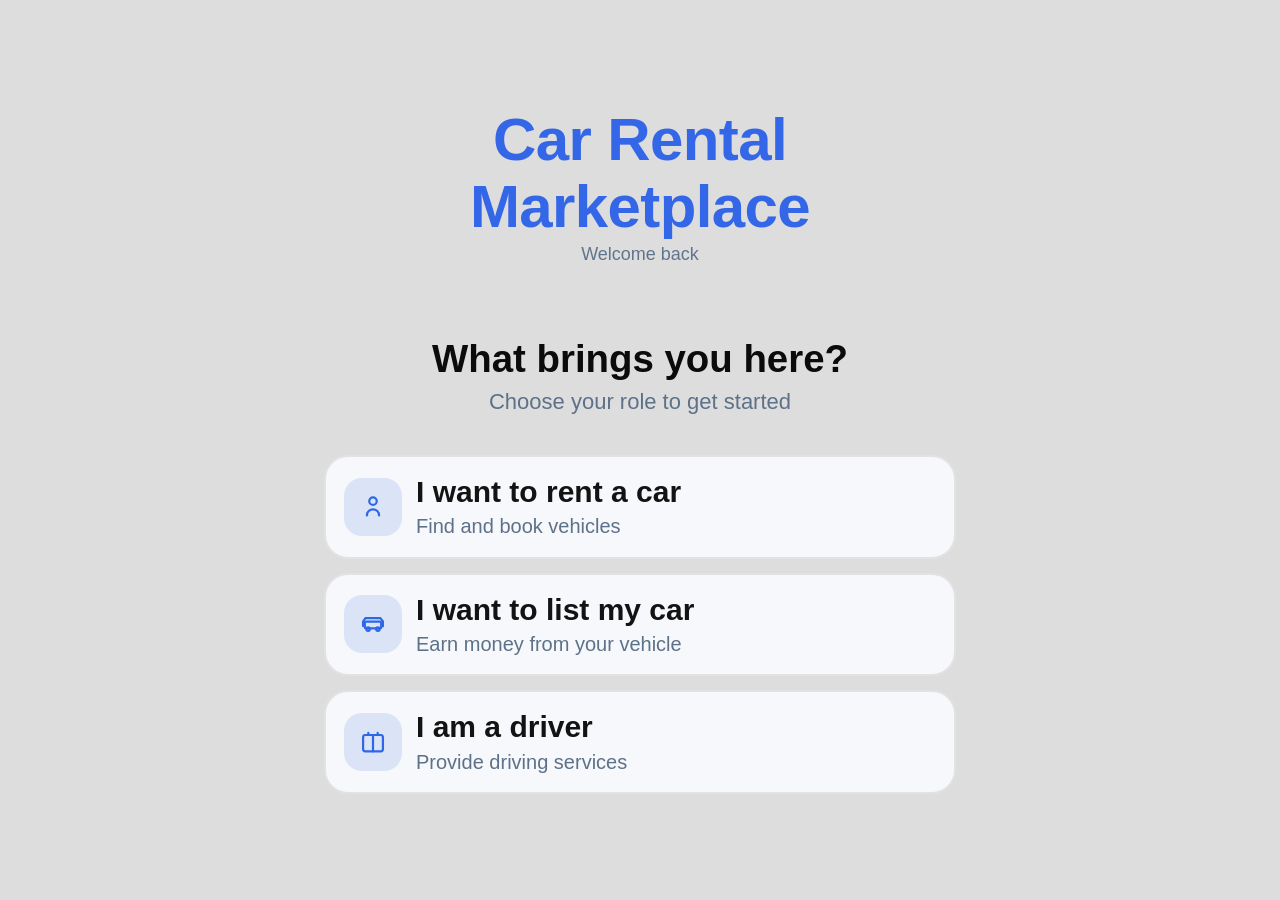
<file: index.html>
<!DOCTYPE html>
<html lang="en">
<head>
  <meta charset="UTF-8" />
  <meta name="viewport" content="width=device-width, initial-scale=1.0" />
  <title>Welcome Page</title>
  <link rel="stylesheet" href="styles.css" />
</head>
<body class="welcome-page">
  <main class="page-shell">
    <section class="panel" aria-labelledby="page-title">
      <header class="welcome-brand" aria-label="Branding">
        <h1 id="page-title">Car Rental Marketplace</h1>
        <p>Welcome back</p>
      </header>

      <div class="intro">
        <h2>What brings you here?</h2>
        <p>Choose your role to get started</p>
      </div>

      <div class="role-list" role="list" aria-label="Role selection">
        <button class="role-card" role="listitem" data-role="renter" type="button">
          <span class="role-icon" aria-hidden="true">
            <svg viewBox="0 0 24 24" focusable="false" aria-hidden="true">
              <circle cx="12" cy="7" r="3.2"></circle>
              <path d="M6.8 19.2c0-3 2.3-5.2 5.2-5.2s5.2 2.2 5.2 5.2"></path>
            </svg>
          </span>
          <span class="role-content">
            <span class="role-title">I want to rent a car</span>
            <span class="role-subtitle">Find and book vehicles</span>
          </span>
        </button>

        <button class="role-card" role="listitem" data-role="owner" type="button">
          <span class="role-icon" aria-hidden="true">
            <svg viewBox="0 0 24 24" focusable="false" aria-hidden="true">
              <path d="M3.5 13.8V10l2-3h12.8l2.2 2.8V14"></path>
              <rect x="5" y="10" width="14" height="5.8" rx="1.2"></rect>
              <circle cx="7.8" cy="16.3" r="1.5"></circle>
              <circle cx="16.2" cy="16.3" r="1.5"></circle>
            </svg>
          </span>
          <span class="role-content">
            <span class="role-title">I want to list my car</span>
            <span class="role-subtitle">Earn money from your vehicle</span>
          </span>
        </button>

        <button class="role-card" role="listitem" data-role="driver" type="button">
          <span class="role-icon" aria-hidden="true">
            <svg viewBox="0 0 24 24" focusable="false" aria-hidden="true">
              <rect x="3.5" y="6" width="17" height="14" rx="2"></rect>
              <path d="M8 6V4.2M16 6V4.2M12 6V20"></path>
            </svg>
          </span>
          <span class="role-content">
            <span class="role-title">I am a driver</span>
            <span class="role-subtitle">Provide driving services</span>
          </span>
        </button>
      </div>
    </section>
  </main>

  <script src="script.js"></script>
</body>
</html>
</file>
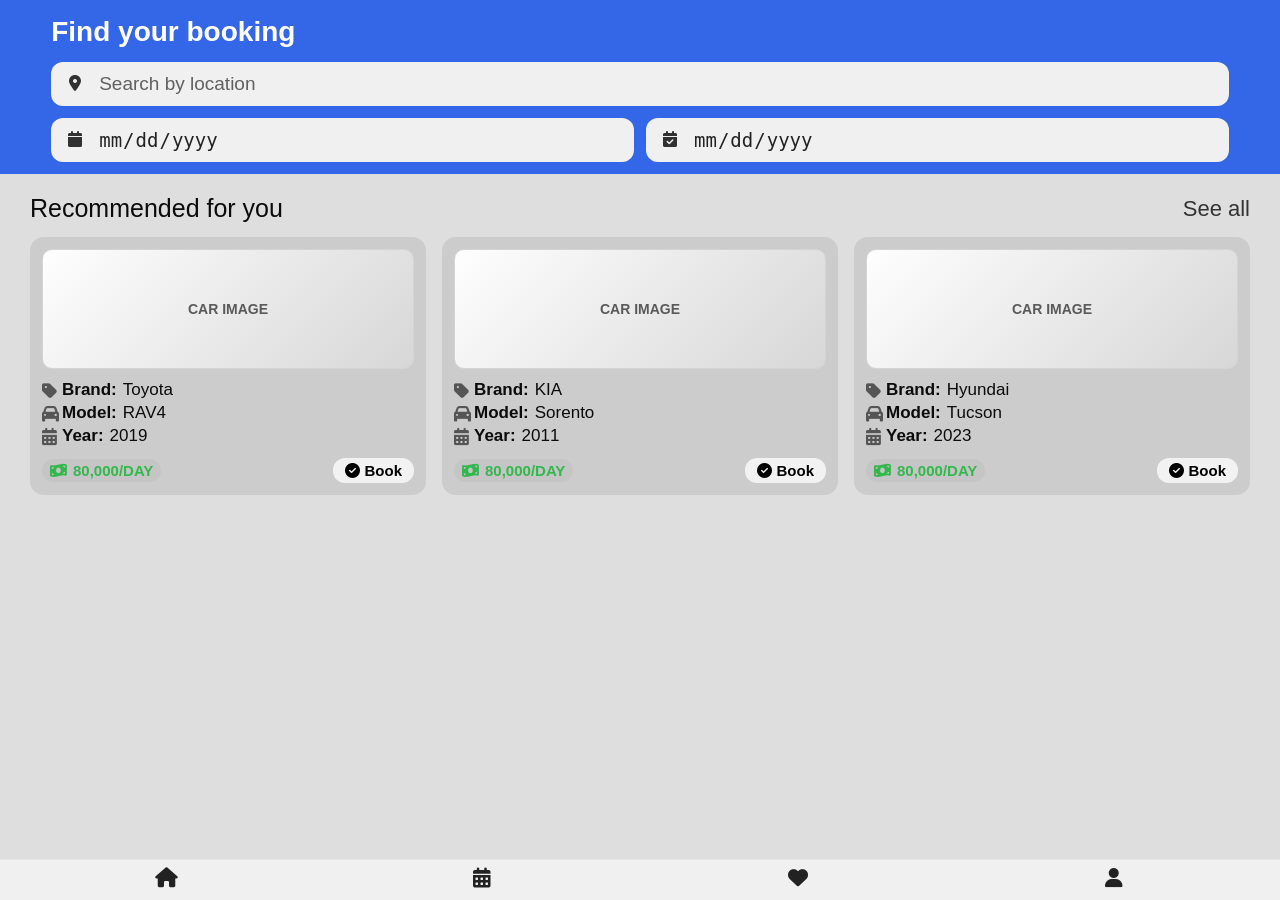
<file: booking.html>
<!DOCTYPE html>
<html lang="en">
<head>
  <meta charset="UTF-8" />
  <meta name="viewport" content="width=device-width, initial-scale=1.0" />
  <title>Booking Page</title>
  <link rel="stylesheet" href="styles.css" />
  <link rel="stylesheet" href="https://cdnjs.cloudflare.com/ajax/libs/font-awesome/6.5.2/css/all.min.css" />
</head>
<body class="ride-page">
  <main class="ride-shell">
    <section class="ride-search" aria-label="Find your booking">
      <h1 class="ride-heading">Find your booking</h1>

      <label class="field" for="location">
        <span class="field-icon"><i class="fa-solid fa-location-dot" aria-hidden="true"></i></span>
        <input id="location" type="text" placeholder="Search by location" />
      </label>

      <div class="date-grid">
        <label class="field" for="pickup-date">
          <span class="field-icon"><i class="fa-solid fa-calendar" aria-hidden="true"></i></span>
          <input id="pickup-date" type="date" />
        </label>

        <label class="field" for="return-date">
          <span class="field-icon"><i class="fa-solid fa-calendar-check" aria-hidden="true"></i></span>
          <input id="return-date" type="date" />
        </label>
      </div>
    </section>

    <section class="ride-recommendations" aria-label="Recommended for you">
      <header class="recommendations-head">
        <h2>Recommended for you</h2>
        <a href="#" aria-label="See all cars">See all</a>
      </header>

      <div class="cars-grid">
        <article class="car-card">
          <div class="car-media">CAR IMAGE</div>
          <div class="car-info">
            <p><i class="fa-solid fa-tag car-info-icon"></i><strong>Brand:</strong> Toyota</p>
            <p><i class="fa-solid fa-car car-info-icon"></i><strong>Model:</strong> RAV4</p>
            <p><i class="fa-solid fa-calendar-days car-info-icon"></i><strong>Year:</strong> 2019</p>
          </div>
          <div class="card-actions">
            <span class="price"><i class="fa-solid fa-money-bill-wave"></i> 80,000/DAY</span>
            <button type="button"><i class="fa-solid fa-circle-check"></i> Book</button>
          </div>
        </article>

        <article class="car-card">
          <div class="car-media">CAR IMAGE</div>
          <div class="car-info">
            <p><i class="fa-solid fa-tag car-info-icon"></i><strong>Brand:</strong> KIA</p>
            <p><i class="fa-solid fa-car car-info-icon"></i><strong>Model:</strong> Sorento</p>
            <p><i class="fa-solid fa-calendar-days car-info-icon"></i><strong>Year:</strong> 2011</p>
          </div>
          <div class="card-actions">
            <span class="price"><i class="fa-solid fa-money-bill-wave"></i> 80,000/DAY</span>
            <button type="button"><i class="fa-solid fa-circle-check"></i> Book</button>
          </div>
        </article>

        <article class="car-card">
          <div class="car-media">CAR IMAGE</div>
          <div class="car-info">
            <p><i class="fa-solid fa-tag car-info-icon"></i><strong>Brand:</strong> Hyundai</p>
            <p><i class="fa-solid fa-car car-info-icon"></i><strong>Model:</strong> Tucson</p>
            <p><i class="fa-solid fa-calendar-days car-info-icon"></i><strong>Year:</strong> 2023</p>
          </div>
          <div class="card-actions">
            <span class="price"><i class="fa-solid fa-money-bill-wave"></i> 80,000/DAY</span>
            <button type="button"><i class="fa-solid fa-circle-check"></i> Book</button>
          </div>
        </article>
      </div>
    </section>

    <nav class="bottom-nav" aria-label="Primary">
      <a class="active" href="index.html" aria-label="Home"><i class="fa-solid fa-house" aria-hidden="true"></i></a>
      <a href="#" aria-label="Bookings"><i class="fa-solid fa-calendar-days" aria-hidden="true"></i></a>
      <a href="#" aria-label="Likes"><i class="fa-solid fa-heart" aria-hidden="true"></i></a>
      <a href="#" aria-label="Profile"><i class="fa-solid fa-user" aria-hidden="true"></i></a>
    </nav>
  </main>
</body>
</html>
</file>
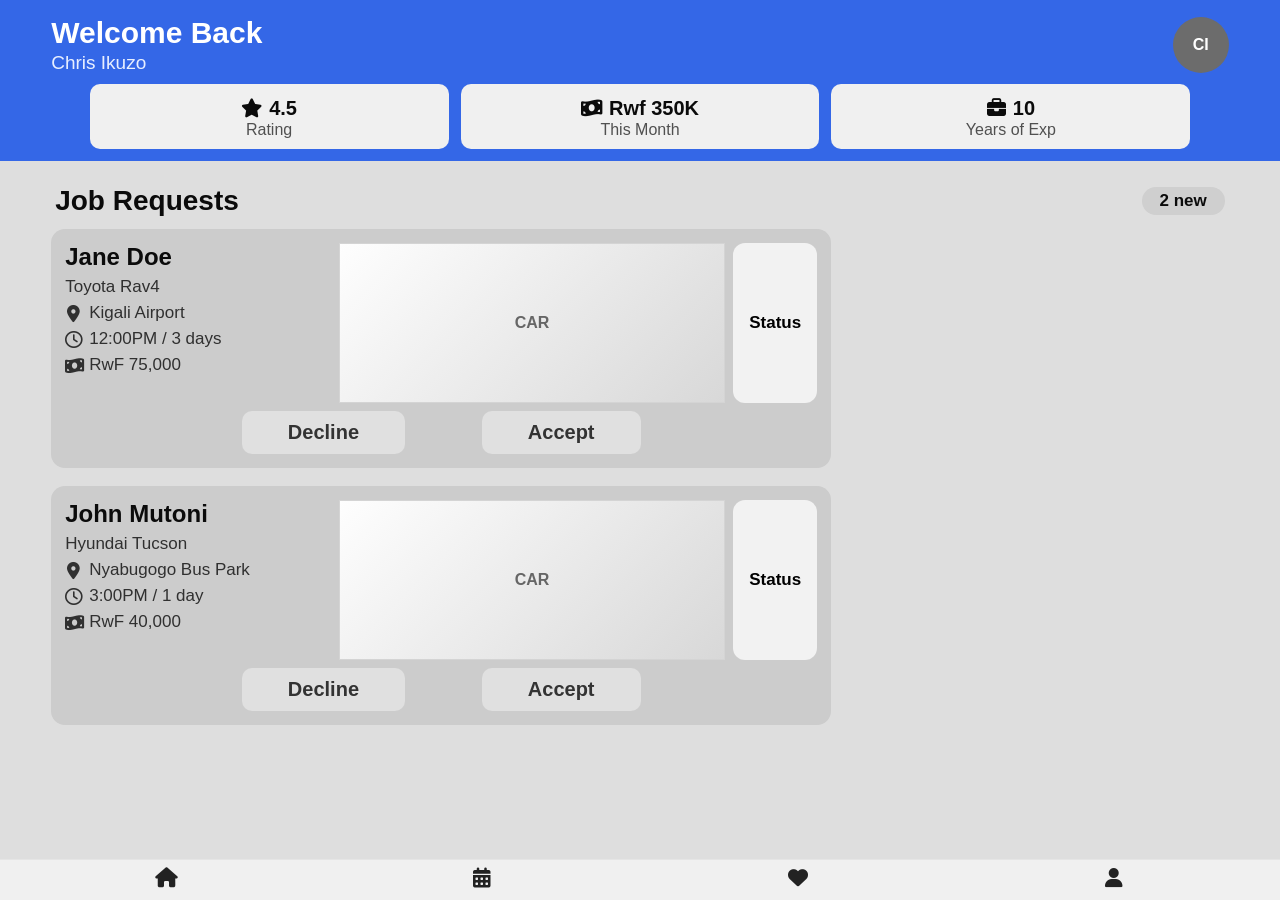
<file: driver.html>
<!DOCTYPE html>
<html lang="en">
<head>
  <meta charset="UTF-8" />
  <meta name="viewport" content="width=device-width, initial-scale=1.0" />
  <title>Driver Hub</title>
  <link rel="stylesheet" href="styles.css" />
  <link rel="stylesheet" href="https://cdnjs.cloudflare.com/ajax/libs/font-awesome/6.5.2/css/all.min.css" />
</head>
<body class="driver-page">
  <main class="driver-shell">
    <section class="driver-top" aria-label="Driver overview">
      <header class="driver-welcome">
        <div>
          <h1>Welcome Back</h1>
          <p>Chris Ikuzo</p>
        </div>
        <div class="driver-avatar" aria-label="Driver profile">CI</div>
      </header>

      <div class="driver-metrics" aria-label="Driver statistics">
        <article class="driver-metric-card">
          <p class="metric-value"><i class="fa-solid fa-star" aria-hidden="true"></i> 4.5</p>
          <p class="metric-label">Rating</p>
        </article>

        <article class="driver-metric-card">
          <p class="metric-value"><i class="fa-solid fa-money-bill-wave" aria-hidden="true"></i> Rwf 350K</p>
          <p class="metric-label">This Month</p>
        </article>

        <article class="driver-metric-card">
          <p class="metric-value"><i class="fa-solid fa-briefcase" aria-hidden="true"></i> 10</p>
          <p class="metric-label">Years of Exp</p>
        </article>
      </div>
    </section>

    <section class="driver-requests" aria-label="Job requests">
      <header class="requests-head">
        <h2>Job Requests</h2>
        <span>2 new</span>
      </header>

      <div class="request-list">
      <article class="request-card">
        <div class="request-meta">
          <h3>Jane Doe</h3>
          <p class="request-car">Toyota Rav4</p>
          <p class="request-detail"><i class="fa-solid fa-location-dot" aria-hidden="true"></i> Kigali Airport</p>
          <p class="request-detail"><i class="fa-regular fa-clock" aria-hidden="true"></i> 12:00PM / 3 days</p>
          <p class="request-detail"><i class="fa-solid fa-money-bill-wave" aria-hidden="true"></i> RwF 75,000</p>
        </div>

        <div class="request-image" aria-label="Requested car image">CAR</div>

        <div class="request-side">
          <button class="status-pill" type="button">Status</button>
        </div>

        <div class="request-actions">
          <button class="decline" type="button">Decline</button>
          <button class="accept" type="button">Accept</button>
        </div>
      </article>

      <article class="request-card">
        <div class="request-meta">
          <h3>John Mutoni</h3>
          <p class="request-car">Hyundai Tucson</p>
          <p class="request-detail"><i class="fa-solid fa-location-dot" aria-hidden="true"></i> Nyabugogo Bus Park</p>
          <p class="request-detail"><i class="fa-regular fa-clock" aria-hidden="true"></i> 3:00PM / 1 day</p>
          <p class="request-detail"><i class="fa-solid fa-money-bill-wave" aria-hidden="true"></i> RwF 40,000</p>
        </div>

        <div class="request-image" aria-label="Requested car image">CAR</div>

        <div class="request-side">
          <button class="status-pill" type="button">Status</button>
        </div>

        <div class="request-actions">
          <button class="decline" type="button">Decline</button>
          <button class="accept" type="button">Accept</button>
        </div>
      </article>
      </div>
    </section>

    <nav class="bottom-nav" aria-label="Primary">
      <a href="index.html" aria-label="Home"><i class="fa-solid fa-house" aria-hidden="true"></i></a>
      <a href="#" aria-label="Bookings"><i class="fa-solid fa-calendar-days" aria-hidden="true"></i></a>
      <a href="#" aria-label="Likes"><i class="fa-solid fa-heart" aria-hidden="true"></i></a>
      <a href="#" aria-label="Profile"><i class="fa-solid fa-user" aria-hidden="true"></i></a>
    </nav>
  </main>
</body>
</html>
</file>
<file: styles.css>
:root {
  --page-bg: #dddddd;
  --panel-bg: #f5f5f5;
  --card-bg: #cfcfcf;
  --text-dark: #0b0b0b;
  --text-muted: #363636;
  --eyebrow: #b5b5b5;
}

* {
  box-sizing: border-box;
}

body {
  margin: 0;
  min-height: 100dvh;
  background: var(--page-bg);
  color: var(--text-dark);
  font-family: "Segoe UI", Tahoma, Geneva, Verdana, sans-serif;
}

.welcome-page .page-shell {
  max-width: 680px;
  margin: 0 auto;
  min-height: 100dvh;
  display: grid;
  align-content: center;
  padding: 24px;
}


.welcome-page .panel {
  background: transparent;
  padding: 0;
}

.welcome-page h1 {
  margin: 0;
  text-align: center;
  font-size: clamp(34px, 5vw, 60px);
  line-height: 1.12;
  letter-spacing: -0.01em;
  font-weight: 800;
  color: #3467e7;
}

.welcome-page .welcome-brand {
  text-align: center;
}

.welcome-page .welcome-brand p {
  margin: 4px 0 0;
  font-size: clamp(15px, 1.8vw, 18px);
  color: #60758d;
}

.welcome-page .intro {
  text-align: center;
  margin-top: clamp(44px, 5.6vw, 72px);
}

.welcome-page .intro h2 {
  margin: 0;
  font-size: clamp(26px, 3vw, 48px);
  line-height: 1.14;
  font-weight: 700;
}

.welcome-page .intro p {
  margin: 8px 0 0;
  font-size: clamp(16px, 2vw, 22px);
  line-height: 1.18;
  color: #5d7188;
  font-weight: 500;
}

.welcome-page .role-list {
  margin-top: clamp(28px, 4vw, 40px);
  display: grid;
  gap: 14px;
}

.welcome-page .role-card {
  width: 100%;
  border: 2px solid #e2e2e2;
  border-radius: 24px;
  background: #f6f8fb;
  text-align: left;
  padding: clamp(14px, 2vw, 18px);
  cursor: pointer;
  transition: transform 0.15s ease, border-color 0.15s ease, background-color 0.15s ease;
  display: grid;
  grid-template-columns: auto 1fr;
  align-items: center;
  gap: 14px;
}

.welcome-page .role-card:hover,
.welcome-page .role-card:focus-visible {
  transform: translateY(-1px);
  border-color: #bdd0f6;
  background: #f8fbff;
  outline: 0;
}

.welcome-page .role-card.is-selected {
  border-color: #7fa2ec;
  background: #edf3ff;
}

.welcome-page .role-icon {
  width: 58px;
  height: 58px;
  border-radius: 18px;
  background: #dae4f6;
  display: grid;
  place-items: center;
  color: #2e67e7;
}

.welcome-page .role-icon svg {
  width: 28px;
  height: 28px;
  fill: none;
  stroke: currentColor;
  stroke-width: 1.9;
  stroke-linecap: round;
  stroke-linejoin: round;
}

.welcome-page .role-content {
  display: block;
}

.welcome-page .role-title {
  display: block;
  font-size: clamp(20px, 2.4vw, 30px);
  line-height: 1.15;
  font-weight: 700;
  color: #131313;
}

.welcome-page .role-subtitle {
  display: block;
  margin-top: 6px;
  font-size: clamp(15px, 1.8vw, 20px);
  line-height: 1.16;
  color: #5d7188;
}

@media (max-width: 1024px) {
  .welcome-page .page-shell {
    padding: 18px;
  }

  .welcome-page .panel {
    padding: 0;
  }

  .welcome-page .intro {
    margin-top: 34px;
  }

  .welcome-page .role-list {
    margin-top: 24px;
  }
}

@media (max-width: 560px) {
  .welcome-page .role-card {
    border-radius: 18px;
    gap: 10px;
  }

  .welcome-page .role-icon {
    width: 48px;
    height: 48px;
    border-radius: 14px;
  }

  .welcome-page .role-icon svg {
    width: 24px;
    height: 24px;
  }
}

.ride-page {
  background: #dedede;
}

.ride-shell {
  min-height: 100dvh;
  display: grid;
  grid-template-rows: auto 1fr auto;
  padding-bottom: 72px;
}

.ride-search {
  background: #3467e7;
  padding: 16px clamp(14px, 4vw, 56px) 12px;
}

.ride-heading {
  margin: 0 0 14px;
  font-size: clamp(20px, 2.5vw, 28px);
  font-weight: 700;
  text-align: left;
  letter-spacing: 0;
  color: #ffffff;
}

.field {
  display: flex;
  align-items: center;
  gap: 10px;
  background: #f0f0f0;
  padding: 10px 12px;
  position: relative;
  border-radius: 12px;
}

.field + .field {
  margin-top: 10px;
}

.field-icon {
  font-size: 16px;
  color: #313131;
  width: 24px;
  text-align: center;
  flex-shrink: 0;
}

.field input {
  width: 100%;
  border: 0;
  background: transparent;
  color: #222222;
  font-size: clamp(14px, 1.5vw, 19px);
  outline: none;
}

.field input::placeholder {
  color: #606060;
}

.field input[type="date"] {
  cursor: pointer;
  color-scheme: light;
}

.field input[type="date"]::-webkit-calendar-picker-indicator {
  opacity: 0;
  position: absolute;
  width: 100%;
  height: 100%;
  cursor: pointer;
}

.date-grid {
  display: grid;
  grid-template-columns: 1fr 1fr;
  gap: 12px;
  margin-top: 12px;
}

.date-grid .field {
  margin-top: 0;
}

.ride-recommendations {
  background: #dedede;
  padding: 20px clamp(16px, 4vw, 30px) 26px;
}

.recommendations-head {
  display: flex;
  justify-content: space-between;
  align-items: center;
  margin-bottom: 14px;
}

.recommendations-head h2 {
  margin: 0;
  font-size: clamp(18px, 2.2vw, 25px);
  font-weight: 500;
}

.recommendations-head a {
  color: #333333;
  text-decoration: none;
  font-size: clamp(14px, 1.8vw, 22px);
}

.cars-grid {
  display: grid;
  grid-template-columns: repeat(3, minmax(0, 1fr));
  gap: 16px;
}

.car-card {
  background: #cccccc;
  border-radius: 14px;
  padding: 12px;
  display: grid;
  gap: 10px;
}

.car-media {
  min-height: 120px;
  display: grid;
  place-items: center;
  background: linear-gradient(135deg, #fefefe, #d7d7d7);
  color: #5a5a5a;
  font-size: 14px;
  font-weight: 700;
  border: 1px solid #d4d4d4;
  border-radius: 10px;
}

.car-info p {
  margin: 0;
  font-size: clamp(13px, 1.4vw, 17px);
  line-height: 1.35;
  display: flex;
  align-items: center;
  gap: 6px;
}

.car-info-icon {
  color: #555555;
  width: 14px;
  text-align: center;
  flex-shrink: 0;
}

.card-actions {
  display: flex;
  justify-content: space-between;
  align-items: center;
  gap: 8px;
}

.price {
  background: #c5c5c5;
  border-radius: 99px;
  padding: 3px 8px;
  font-size: clamp(12px, 1.25vw, 15px);
  font-weight: 700;
  color: #34b74d;
  display: inline-flex;
  align-items: center;
  gap: 6px;
}

.card-actions button {
  border: 0;
  background: #f2f2f2;
  border-radius: 12px;
  padding: 4px 12px;
  font-size: clamp(12px, 1.25vw, 15px);
  font-weight: 700;
  cursor: pointer;
}

.ride-page .bottom-nav {
  background: #f0f0f0;
  border-top: 1px solid #e5e5e5;
  padding: 8px 12px 12px;
}

.bottom-nav {
  border-top: 1px solid #e5e5e5;
  background: #f0f0f0;
  display: grid;
  grid-template-columns: repeat(4, 1fr);
  padding: 10px 10px 12px;
  gap: 8px;
  position: fixed;
  left: 0;
  right: 0;
  bottom: 0;
  z-index: 1000;
}

.bottom-nav a {
  display: grid;
  place-items: center;
  text-align: center;
  text-decoration: none;
  color: #222222;
  font-size: clamp(12px, 1.4vw, 16px);
  font-weight: 600;
}

.bottom-nav a i {
  font-size: clamp(15px, 1.8vw, 20px);
}

.bottom-nav a.active {
  font-weight: 800;
}

@media (max-width: 900px) {
  .cars-grid {
    grid-template-columns: 1fr;
  }

  .car-media {
    min-height: 150px;
  }
}

@media (max-width: 560px) {
  .date-grid {
    grid-template-columns: 1fr;
  }
}

.owner-page,
.driver-page {
  background: #dedede;
}

.owner-shell,
.driver-shell {
  min-height: 100dvh;
  display: grid;
  grid-template-rows: auto auto 1fr auto;
}

.owner-header,
.driver-header {
  background: #ececec;
  padding: 22px clamp(16px, 4vw, 38px);
}

.owner-heading,
.driver-heading {
  margin: 0;
  font-size: clamp(23px, 3vw, 36px);
  font-weight: 800;
  text-align: left;
  letter-spacing: 0;
}

.owner-header p,
.driver-header p {
  margin: 6px 0 0;
  font-size: clamp(14px, 1.8vw, 20px);
  color: #555555;
}

.owner-stats,
.driver-kpis {
  display: grid;
  grid-template-columns: repeat(3, minmax(0, 1fr));
  gap: 12px;
  padding: 14px clamp(16px, 4vw, 30px) 0;
  background: #ececec;
}

.stat-card,
.kpi-card {
  background: #d7d7d7;
  padding: 12px;
}

.stat-card h2,
.kpi-card h2 {
  margin: 0;
  font-size: clamp(13px, 1.4vw, 16px);
  font-weight: 600;
}

.stat-card p,
.kpi-card p {
  margin: 8px 0 0;
  font-size: clamp(18px, 2.4vw, 30px);
  font-weight: 800;
}

.owner-content,
.driver-main {
  padding: 20px clamp(16px, 4vw, 30px) 26px;
  background: #bcbcbc;
  display: grid;
  gap: 14px;
  align-content: start;
}

.panel-card {
  background: #ededed;
  padding: 14px;
}

.panel-card h2 {
  margin: 0 0 10px;
  font-size: clamp(16px, 2vw, 24px);
}

.owner-list {
  margin: 0;
  padding-left: 18px;
  display: grid;
  gap: 8px;
}

.owner-list li {
  font-size: clamp(13px, 1.6vw, 18px);
}

.action-grid {
  display: grid;
  grid-template-columns: repeat(2, minmax(0, 1fr));
  gap: 10px;
}

.action-grid button {
  border: 0;
  background: #d5d5d5;
  padding: 10px 8px;
  font-size: clamp(12px, 1.4vw, 16px);
  font-weight: 700;
  cursor: pointer;
}

@media (max-width: 700px) {
  .owner-stats,
  .driver-kpis,
  .action-grid {
    grid-template-columns: 1fr;
  }
}

.driver-page {
  background: #dedede;
}

.driver-page .driver-shell {
  min-height: 100dvh;
  grid-template-rows: auto 1fr auto;
  padding-bottom: 72px;
}

.driver-top {
  background: #3467e7;
  padding: 16px clamp(14px, 4vw, 56px) 12px;
}

.driver-welcome {
  display: flex;
  justify-content: space-between;
  align-items: center;
}

.driver-welcome h1 {
  margin: 0;
  text-align: left;
  font-size: clamp(22px, 2.6vw, 30px);
  font-weight: 800;
  letter-spacing: 0;
  color: #ffffff;
}

.driver-welcome p {
  margin: 2px 0 0;
  font-size: clamp(14px, 1.7vw, 19px);
  color: #e8efff;
}

.driver-avatar {
  width: 56px;
  height: 56px;
  border-radius: 50%;
  background: #6c6c6c;
  color: #ffffff;
  display: grid;
  place-items: center;
  font-weight: 700;
}

.driver-metrics {
  margin-top: 10px;
  display: grid;
  grid-template-columns: repeat(3, minmax(0, 1fr));
  gap: 12px;
  padding: 0 clamp(0px, 3vw, 90px);
}

.driver-metric-card {
  background: #f0f0f0;
  border-radius: 10px;
  padding: 10px 8px;
  text-align: center;
}

.metric-icon {
  display: inline-block;
  min-width: 20px;
  font-size: 11px;
  font-weight: 700;
  color: #333333;
}

.metric-value {
  margin: 3px 0 0;
  font-size: clamp(14px, 1.8vw, 20px);
  font-weight: 700;
  display: inline-flex;
  align-items: center;
  gap: 7px;
}

.metric-value i {
  font-size: clamp(14px, 1.8vw, 19px);
}

.metric-label {
  margin: 1px 0 0;
  color: #505050;
  font-size: clamp(11px, 1.3vw, 16px);
}

.driver-requests {
  background: #dedede;
  padding: 24px clamp(12px, 4vw, 80px);
}

.requests-head {
  display: flex;
  justify-content: space-between;
  align-items: center;
  margin-bottom: 12px;
  padding: 0 4px;
}

.requests-head h2 {
  margin: 0;
  font-size: clamp(20px, 2.3vw, 28px);
  font-weight: 700;
}

.requests-head span {
  background: #cfcfcf;
  padding: 4px 18px;
  border-radius: 99px;
  font-size: clamp(13px, 1.4vw, 17px);
  font-weight: 700;
}

.request-list {
  display: grid;
  gap: 18px;
}

.request-card {
  background: #cccccc;
  border-radius: 14px;
  padding: 14px;
  display: grid;
  gap: 8px;
  grid-template-columns: 1.1fr 1.6fr auto;
  max-width: 780px;
}

.request-meta h3 {
  margin: 0;
  font-size: clamp(18px, 1.9vw, 24px);
}

.request-meta p {
  margin: 6px 0 0;
  font-size: clamp(13px, 1.4vw, 17px);
  color: #303030;
}

.request-detail {
  display: flex;
  align-items: center;
  gap: 8px;
  margin-top: 6px;
}

.request-detail i {
  width: 16px;
  flex-shrink: 0;
  text-align: center;
}

.request-car {
  color: #565656;
}

.request-image {
  min-height: 160px;
  background: linear-gradient(135deg, #fefefe, #d8d8d8);
  border: 1px solid #d4d4d4;
  display: grid;
  place-items: center;
  color: #666666;
  font-weight: 700;
}

.request-side {
  display: flex;
  justify-content: flex-end;
}

.status-pill {
  border: 0;
  background: #f2f2f2;
  border-radius: 12px;
  padding: 8px 16px;
  font-size: clamp(13px, 1.4vw, 17px);
  font-weight: 700;
}

.request-actions {
  grid-column: 1 / -1;
  display: flex;
  justify-content: center;
  gap: clamp(18px, 6vw, 100px);
}

.request-actions button {
  border: 0;
  border-radius: 10px;
  padding: 10px clamp(26px, 4vw, 46px);
  font-size: clamp(14px, 1.6vw, 20px);
  font-weight: 700;
  cursor: pointer;
}

.request-actions .decline {
  background: #e0e0e0;
  color: #333333;
  transition: background 0.18s ease, color 0.18s ease;
}

.request-actions .decline:hover {
  background: #ff6666;
  color: #ffffff;
}

.request-actions .accept {
  background: #e0e0e0;
  color: #333333;
  transition: background 0.18s ease, color 0.18s ease;
}

.request-actions .accept:hover {
  background: #15c80f;
  color: #ffffff;
}

.driver-page .bottom-nav {
  background: #f0f0f0;
  border-top: 1px solid #e5e5e5;
  padding: 8px 12px 12px;
}

.driver-page .bottom-nav a {
  font-size: clamp(13px, 1.6vw, 18px);
  font-weight: 700;
}

@media (max-width: 900px) {
  .driver-metrics {
    padding: 0;
  }

  .request-card {
    grid-template-columns: 1fr;
  }

  .request-side {
    justify-content: flex-start;
  }

  .request-image {
    min-height: 130px;
  }
}

.owner-page {
  background: #dedede;
}

.owner-page .owner-shell {
  min-height: 100dvh;
  grid-template-rows: auto 1fr auto;
  padding-bottom: 72px;
}

.owner-top {
  background: #3467e7;
  padding: 16px clamp(14px, 4vw, 56px) 12px;
}

.owner-head {
  display: flex;
  justify-content: space-between;
  align-items: center;
}

.owner-head h1 {
  margin: 0;
  text-align: left;
  font-size: clamp(22px, 2.7vw, 30px);
  font-weight: 800;
  letter-spacing: 0;
  color: #ffffff;
}

.owner-avatar {
  width: 56px;
  height: 56px;
  border-radius: 50%;
  background: #707070;
  color: #ffffff;
  display: grid;
  place-items: center;
  font-weight: 700;
}

.owner-metrics {
  margin-top: 12px;
  display: grid;
  grid-template-columns: repeat(2, minmax(0, 1fr));
  gap: 14px;
  max-width: 400px;
}

.owner-metric-card {
  background: #f0f0f0;
  border-radius: 12px;
  padding: 12px;
}

.owner-metric-title {
  margin: 0;
  font-size: clamp(14px, 1.6vw, 18px);
  font-weight: 700;
}

.owner-metric-value {
  margin: 6px 0 0;
  font-size: clamp(24px, 3vw, 33px);
  font-weight: 800;
  color: #149b2f;
  display: inline-flex;
  align-items: center;
  gap: 8px;
}

.owner-metric-value i {
  font-size: clamp(18px, 2.2vw, 24px);
}

.owner-metric-positive {
  color: #39b535;
}

.owner-fleet {
  background: #dedede;
  padding: 20px clamp(12px, 4vw, 80px);
}

.fleet-head {
  display: flex;
  justify-content: space-between;
  align-items: center;
  margin-bottom: 14px;
}

.fleet-head h2 {
  margin: 0;
  font-size: clamp(20px, 2.3vw, 28px);
  font-weight: 700;
}

.fleet-head button {
  border: 0;
  background: #c5c5c5;
  border-radius: 99px;
  padding: 6px 22px;
  font-size: clamp(13px, 1.4vw, 17px);
  font-weight: 700;
  cursor: pointer;
}

.car-modal {
  position: fixed;
  inset: 0;
  display: grid;
  place-items: center;
  background: rgba(17, 17, 17, 0.45);
  z-index: 2000;
  padding: 20px;
}

.car-modal[hidden] {
  display: none;
}

.car-modal-dialog {
  width: min(560px, 100%);
  background: #f7f7f7;
  border-radius: 20px;
  box-shadow: 0 24px 50px rgba(0, 0, 0, 0.15);
  padding: 20px;
}

.car-modal-header {
  display: flex;
  justify-content: space-between;
  align-items: center;
  margin-bottom: 16px;
}

.car-modal-header h3 {
  margin: 0;
  font-size: clamp(22px, 3vw, 28px);
}

.modal-close {
  width: 36px;
  height: 36px;
  border: 0;
  border-radius: 50%;
  background: #e9e9e9;
  font-size: 28px;
  line-height: 1;
  cursor: pointer;
}

.owner-car-form {
  display: grid;
  gap: 14px;
}

.upload-box {
  display: grid;
  gap: 8px;
}

.upload-box label {
  color: #222222;
  font-weight: 700;
  font-size: clamp(13px, 1.6vw, 15px);
}

.upload-box input[type="file"] {
  border: 1px dashed #9aa7b5;
  border-radius: 12px;
  background: #edf1f8;
  padding: 12px;
}

.image-preview {
  display: none;
  width: 100%;
  max-height: 220px;
  object-fit: cover;
  border-radius: 14px;
  border: 1px solid #d7d7d7;
  background: #e8e8e8;
}

.form-grid {
  display: grid;
  grid-template-columns: repeat(2, minmax(0, 1fr));
  gap: 12px;
}

.input-group {
  display: grid;
  gap: 6px;
}

.input-group-full {
  grid-column: 1 / -1;
}

.input-group label {
  color: #222222;
  font-size: clamp(12px, 1.4vw, 15px);
  font-weight: 700;
}

.input-group input,
.input-group select {
  width: 100%;
  border: 1px solid #d3d3d3;
  border-radius: 10px;
  padding: 10px 12px;
  font: inherit;
  background: #ffffff;
  color: #1a1a1a;
}

.input-group input:focus,
.input-group select:focus {
  outline: 2px solid rgba(52, 103, 231, 0.2);
  border-color: #3467e7;
}

.modal-actions {
  display: flex;
  justify-content: flex-end;
  gap: 12px;
  margin-top: 4px;
}

.secondary-btn,
.submit-car {
  border: 0;
  border-radius: 10px;
  padding: 11px 16px;
  font-size: clamp(13px, 1.5vw, 16px);
  font-weight: 700;
  cursor: pointer;
}

.secondary-btn {
  background: #e6e6e6;
  color: #1d1d1d;
}

.submit-car {
  background: #3467e7;
  color: #ffffff;
}

.fleet-list {
  display: grid;
  gap: 14px;
}

.owner-empty {
  margin: 0;
  background: rgba(255, 255, 255, 0.14);
  border-radius: 12px;
  padding: 18px 16px;
  color: #303030;
  font-size: clamp(13px, 1.5vw, 16px);
}

.fleet-card {
  background: #cccccc;
  border-radius: 14px;
  padding: 12px;
  display: grid;
  grid-template-columns: 1fr 1.45fr auto;
  gap: 12px;
  max-width: 780px;
}

.fleet-image {
  min-height: 110px;
  max-height: 142px;
  background: linear-gradient(135deg, #fefefe, #d7d7d7);
  border: 1px solid #d4d4d4;
  border-radius: 10px;
  display: grid;
  place-items: center;
  color: #5f5f5f;
  font-weight: 700;
  overflow: hidden;
}

.fleet-image-has-photo {
  background: #ededed;
}

.fleet-photo {
  width: 100%;
  height: 100%;
  object-fit: cover;
  display: block;
  cursor: pointer;
  transition: transform 0.18s ease;
}

.fleet-photo:hover {
  transform: scale(1.03);
}

.image-view-dialog {
  position: relative;
  width: min(760px, 92vw);
  max-height: 82vh;
  background: #ffffff;
  border-radius: 18px;
  padding: 16px;
  box-shadow: 0 24px 50px rgba(0, 0, 0, 0.2);
}

.image-view-dialog img {
  display: block;
  width: 100%;
  max-height: 72vh;
  object-fit: contain;
  border-radius: 10px;
  background: #f3f3f3;
}

.image-close {
  position: absolute;
  top: 10px;
  right: 10px;
  z-index: 2;
}

body.modal-open {
  overflow: hidden;
}

.fleet-info h3 {
  margin: 0;
  font-size: clamp(19px, 2vw, 24px);
}

.fleet-info p {
  margin: 6px 0 0;
  font-size: clamp(13px, 1.5vw, 17px);
  color: #323232;
}

.fleet-meta {
  display: flex;
  align-items: center;
  gap: 7px;
}

.fleet-meta i {
  width: 16px;
  text-align: center;
}

.fleet-info .fleet-price {
  display: block;
  color: #1a5bc8;
  font-weight: 700;
}

.fleet-info .fleet-income {
  display: block;
  color: #34b74d;
}

.fleet-info .fleet-income.zero {
  color: #34b74d;
}

.fleet-status {
  font-weight: 600;
}

.fleet-status.verified {
  color: #4286f5;
}

.fleet-status.pending {
  color: #f39a20;
}

.fleet-side {
  display: flex;
  flex-direction: column;
  align-items: flex-end;
  gap: 8px;
}

.fleet-side button {
  border: 0;
  background: #f2f2f2;
  border-radius: 12px;
  padding: 7px 16px;
  height: fit-content;
  font-size: clamp(13px, 1.4vw, 17px);
  font-weight: 700;
  cursor: pointer;
}

.fleet-remove-toggle {
  background: #f8d9d9 !important;
  color: #8a1d1d;
}

.owner-page .bottom-nav {
  background: #f0f0f0;
  border-top: 1px solid #e5e5e5;
  padding: 8px 12px 12px;
}

.owner-page .bottom-nav a {
  font-size: clamp(13px, 1.6vw, 18px);
  font-weight: 700;
}

@media (max-width: 900px) {
  .fleet-card {
    grid-template-columns: 1fr;
  }

  .fleet-image {
    min-height: 130px;
  }

  .fleet-side {
    justify-content: flex-start;
  }
}

@media (max-width: 560px) {
  .owner-metrics {
    max-width: none;
    grid-template-columns: 1fr;
  }
}
</file>
